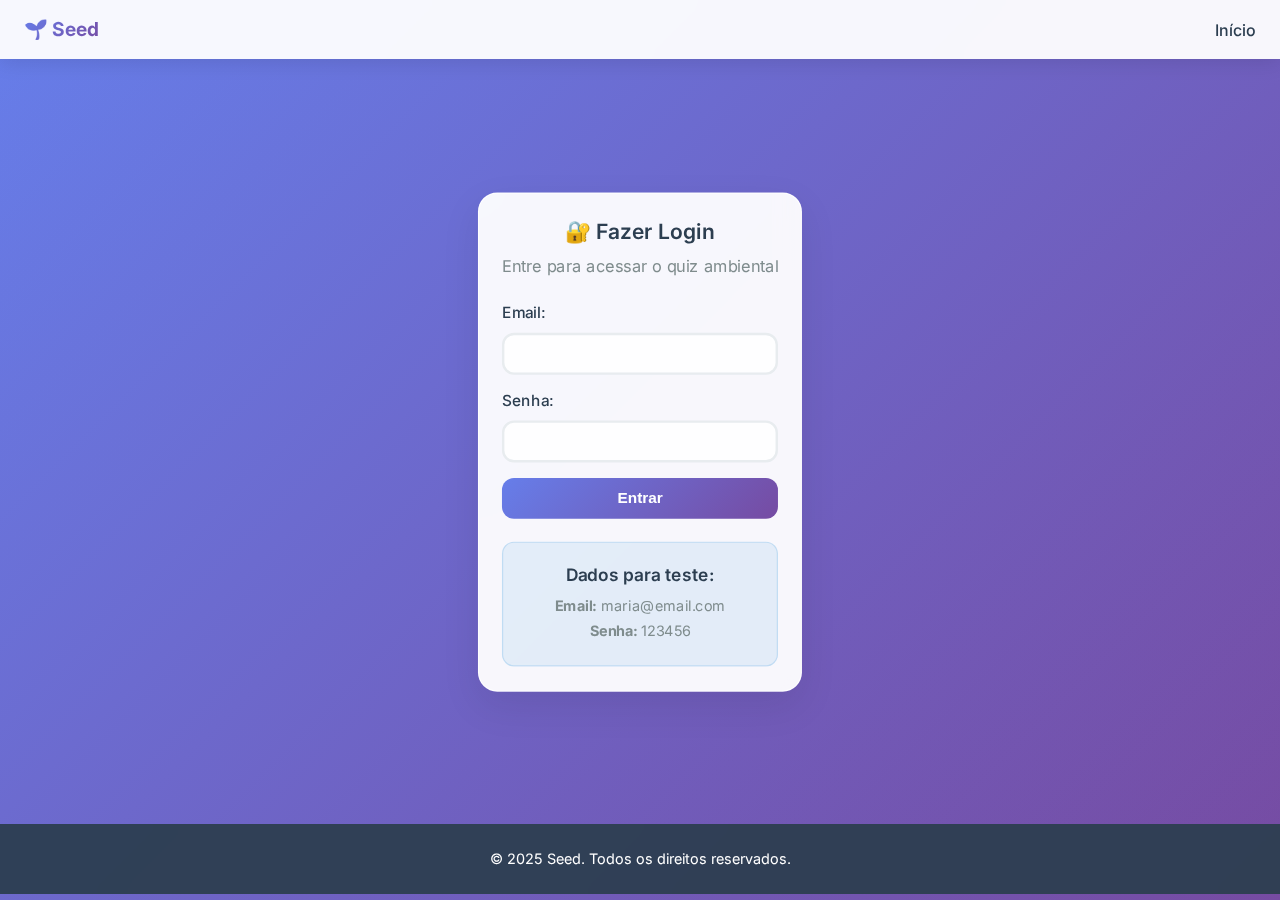
<file: login.html>
<!DOCTYPE html>
<html lang="pt-BR">
  <head>
    <meta charset="UTF-8" />
    <meta name="viewport" content="width=device-width, initial-scale=1.0" />
    <title>Login - Seed</title>
    <link rel="stylesheet" href="css/base.css" />
    <link rel="stylesheet" href="css/login.css" />
    <link
      href="https://fonts.googleapis.com/css2?family=Inter:wght@300;400;500;600;700&display=swap"
      rel="stylesheet"
    />
  </head>
  <body>
    <header class="header">
      <nav class="nav">
        <div class="nav-brand">
          <h1><a href="index.html">🌱 Seed</a></h1>
        </div>
        <div class="nav-links">
          <a href="index.html">Início</a>
        </div>
      </nav>
    </header>

    <main>
      <section class="login-section">
        <div class="container">
          <div class="login-card">
            <div class="login-header">
              <h2>🔐 Fazer Login</h2>
              <p>Entre para acessar o quiz ambiental</p>
            </div>
            <form class="login-form" id="login-form">
              <div class="form-group">
                <label for="email">Email:</label>
                <input type="email" id="email" name="email" required />
              </div>
              <div class="form-group">
                <label for="password">Senha:</label>
                <input type="password" id="password" name="password" required />
              </div>
              <button type="submit" class="login-button">Entrar</button>
              <div id="login-error" class="error-message" style="display: none">
                Email ou senha incorretos!
              </div>
            </form>
            <div class="login-demo">
              <h4>Dados para teste:</h4>
              <p><strong>Email:</strong> maria@email.com</p>
              <p><strong>Senha:</strong> 123456</p>
            </div>
          </div>
        </div>
      </section>
    </main>

    <footer class="footer">
      <div class="container">
        <p>&copy; 2025 Seed. Todos os direitos reservados.</p>
      </div>
    </footer>

    <script src="js/login.js"></script>
  </body>
</html>
</file>
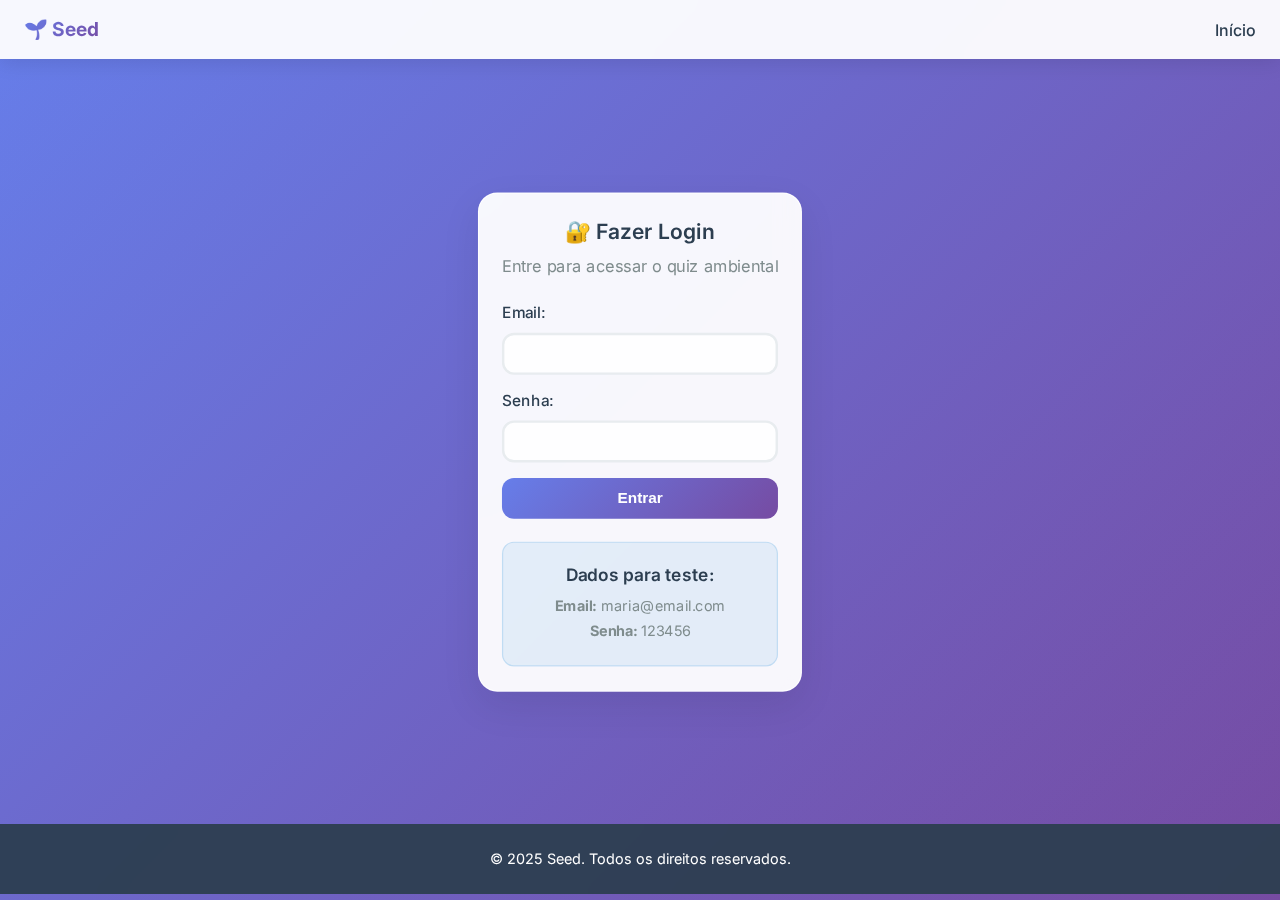
<file: quiz.html>
<!DOCTYPE html>
<html lang="pt-BR">
  <head>
    <meta charset="UTF-8" />
    <meta name="viewport" content="width=device-width, initial-scale=1.0" />
    <title>Quiz - Seed</title>
    <link rel="stylesheet" href="css/base.css" />
    <link rel="stylesheet" href="css/quiz.css" />
    <link
      href="https://fonts.googleapis.com/css2?family=Inter:wght@300;400;500;600;700&display=swap"
      rel="stylesheet"
    />
  </head>
  <body>
    <header class="header">
      <nav class="nav">
        <div class="nav-brand">
          <h1><a href="index.html">🌱 Seed</a></h1>
        </div>
        <div class="nav-links">
          <a href="index.html">Início</a>
        </div>
      </nav>
    </header>

    <main>
      <section class="quiz-section">
        <div class="container">
          <div class="quiz-container">
            <div class="quiz-header">
              <div class="quiz-progress">
                <div class="progress-bar">
                  <div class="progress-fill" id="progress-fill"></div>
                </div>
                <span class="progress-text" id="progress-text"
                  >Pergunta 1 de 5</span
                >
              </div>
            </div>

            <div class="quiz-content" id="quiz-content">
              <!-- Quiz questions will be loaded here -->
            </div>

            <div class="quiz-results" id="quiz-results" style="display: none">
              <div class="results-content">
                <h2>🎉 Quiz Concluído!</h2>
                <div class="score-display">
                  <span class="score-number" id="final-score">0</span>
                  <span class="score-total">de 5</span>
                </div>
                <p id="score-message"></p>
                <div class="results-actions">
                  <button class="retry-button" onclick="restartQuiz()">
                    🔄 Refazer Quiz
                  </button>
                  <a href="index.html" class="home-button"
                    >🏠 Voltar ao Início</a
                  >
                </div>
              </div>
            </div>
          </div>
        </div>
      </section>
    </main>

    <footer class="footer">
      <div class="container">
        <p>&copy; 2025 Seed. Todos os direitos reservados.</p>
      </div>
    </footer>

    <script src="js/quiz.js"></script>
  </body>
</html>
</file>
<file: css/base.css>
* {
  margin: 0;
  padding: 0;
  box-sizing: border-box;
}

body {
  font-family: "Inter", sans-serif;
  line-height: 1.5;
  color: #2c3e50;
  background: linear-gradient(135deg, #667eea 0%, #764ba2 100%);
  min-height: 100vh;
}

.container {
  max-width: 1400px;
  margin: 0 auto;
  padding: 0 24px;
}

.header {
  background: rgba(255, 255, 255, 0.95);
  backdrop-filter: blur(10px);
  color: #2c3e50;
  padding: 0.6rem 0;
  box-shadow: 0 4px 20px rgba(0, 0, 0, 0.1);
  position: sticky;
  top: 0;
  z-index: 100;
}

.nav {
  max-width: 1400px;
  margin: 0 auto;
  padding: 0 24px;
  display: flex;
  justify-content: space-between;
  align-items: center;
  flex-wrap: nowrap;
  min-height: 40px;
}

.nav-brand h1 {
  font-weight: 700;
  font-size: 1rem;
  background: linear-gradient(135deg, #667eea, #764ba2);
  -webkit-background-clip: text;
  -webkit-text-fill-color: transparent;
  background-clip: text;
}

.nav-brand a {
  color: inherit;
  text-decoration: none;
}

.nav-links {
  display: flex;
  gap: 1rem;
  flex-shrink: 0;
  white-space: nowrap;
}

.nav-links a {
  color: #2c3e50;
  text-decoration: none;
  font-weight: 500;
  font-size: 1rem;
  transition: all 0.3s ease;
  position: relative;
}

.nav-links a:hover {
  color: #667eea;
}

.nav-links a::after {
  content: "";
  position: absolute;
  width: 0;
  height: 2px;
  bottom: -4px;
  left: 50%;
  background: linear-gradient(135deg, #667eea, #764ba2);
  transition: all 0.3s ease;
  transform: translateX(-50%);
}

.nav-links a:hover::after {
  width: 100%;
}

.footer {
  background: rgba(44, 62, 80, 0.95);
  backdrop-filter: blur(10px);
  color: white;
  text-align: center;
  padding: 1.5rem 0;
  font-size: 0.9rem;
}

@media (min-width: 1024px) {
  .nav-brand h1 {
    font-size: 1.2rem;
  }

  .nav-links a {
    font-size: 1rem;
  }
}

@media (max-width: 768px) {
  .container {
    padding: 0 16px;
  }

  .nav {
    padding: 0 32px;
    justify-content: space-between;
    align-items: center;
  }

  .nav-brand h1 {
    font-size: 1.2rem;
  }

  .nav-links {
    gap: 1rem;
  }

  .nav-links a {
    font-size: 1rem;
  }
}
</file>
<file: css/login.css>
.login-section {
  padding: 2rem 0;
  background: linear-gradient(
    135deg,
    rgba(102, 126, 234, 0.1),
    rgba(118, 75, 162, 0.1)
  );
  min-height: 85vh;
  display: flex;
  align-items: center;
}

.login-card {
  background: rgba(255, 255, 255, 0.95);
  backdrop-filter: blur(10px);
  border-radius: 16px;
  padding: 1.4rem;
  box-shadow: 0 12px 32px rgba(0, 0, 0, 0.08);
  max-width: 380px;
  margin: 0 auto;
  border: 1px solid rgba(255, 255, 255, 0.8);
  transform: scale(1.2);
}

.login-header {
  text-align: center;
  margin-bottom: 1.2rem;
}

.login-header h2 {
  color: #2c3e50;
  margin-bottom: 0.3rem;
  font-size: 1.2rem;
  font-weight: 600;
}

.login-header p {
  color: #7f8c8d;
  font-size: 0.85rem;
}

.form-group {
  margin-bottom: 1rem;
}

.form-group label {
  display: block;
  margin-bottom: 0.4rem;
  font-weight: 500;
  color: #2c3e50;
  font-size: 0.8rem;
}

.form-group input {
  width: 100%;
  padding: 0.6rem;
  border: 2px solid #e8ecef;
  border-radius: 10px;
  font-size: 0.85rem;
  transition: all 0.3s ease;
  background: rgba(255, 255, 255, 0.8);
}

.form-group input:focus {
  outline: none;
  border-color: #667eea;
  background: white;
  box-shadow: 0 0 0 3px rgba(102, 126, 234, 0.1);
}

.login-button {
  width: 100%;
  background: linear-gradient(135deg, #667eea, #764ba2);
  color: white;
  border: none;
  padding: 0.7rem;
  border-radius: 10px;
  font-weight: 600;
  font-size: 0.85rem;
  cursor: pointer;
  transition: all 0.3s ease;
}

.login-button:hover {
  transform: translateY(-1px);
  box-shadow: 0 8px 25px rgba(102, 126, 234, 0.3);
}

.error-message {
  background: rgba(231, 76, 60, 0.1);
  color: #e74c3c;
  padding: 0.6rem;
  border-radius: 10px;
  margin-top: 0.8rem;
  text-align: center;
  font-size: 0.8rem;
  border: 1px solid rgba(231, 76, 60, 0.2);
}

.login-demo {
  margin-top: 1.2rem;
  padding: 1rem;
  background: rgba(52, 152, 219, 0.1);
  border-radius: 10px;
  text-align: center;
  border: 1px solid rgba(52, 152, 219, 0.2);
}

.login-demo h4 {
  color: #2c3e50;
  margin-bottom: 0.4rem;
  font-size: 0.9rem;
  font-weight: 600;
}

.login-demo p {
  color: #7f8c8d;
  margin: 0.2rem 0;
  font-size: 0.75rem;
}

@media (min-width: 1024px) {
  .login-card {
    padding: 1.2rem;
    max-width: 350px;
  }

  .login-header h2 {
    font-size: 1.1rem;
  }

  .form-group {
    margin-bottom: 0.8rem;
  }

  .form-group input {
    padding: 0.5rem;
    font-size: 0.8rem;
  }

  .login-button {
    padding: 0.6rem;
    font-size: 0.8rem;
  }
}

@media (max-width: 768px) {
  .login-card {
    margin: 0 16px;
    padding: 1.6rem;
  }
}

@media (max-width: 480px) {
  .login-card {
    padding: 1.5rem;
    margin: 0 12px;
  }
}
</file>
<file: css/quiz.css>
.quiz-section {
  padding: 3rem 0;
  min-height: 85vh;
  display: flex;
  align-items: center;
}

.quiz-container {
  max-width: 800px;
  margin: 0 auto;
  background: rgba(255, 255, 255, 0.95);
  backdrop-filter: blur(10px);
  border-radius: 20px;
  box-shadow: 0 16px 40px rgba(0, 0, 0, 0.1);
  overflow: hidden;
  border: 1px solid rgba(255, 255, 255, 0.8);
  transform: scale(1.2);
}

.quiz-header {
  background: linear-gradient(135deg, #667eea, #764ba2);
  padding: 1.5rem;
  color: white;
}

.progress-bar {
  width: 100%;
  height: 6px;
  background: rgba(255, 255, 255, 0.3);
  border-radius: 3px;
  overflow: hidden;
  margin-bottom: 1rem;
}

.progress-fill {
  height: 100%;
  background: white;
  border-radius: 3px;
  transition: width 0.4s ease;
}

.progress-text {
  font-weight: 500;
  font-size: 0.9rem;
}

.quiz-content {
  padding: 1.8rem;
}

.question-card {
  text-align: center;
}

.question-text {
  font-size: 1.1rem;
  font-weight: 600;
  color: #2c3e50;
  margin-bottom: 1.5rem;
  line-height: 1.4;
}

.options-grid {
  display: grid;
  gap: 0.8rem;
  margin-bottom: 1.5rem;
}

.option-button {
  background: rgba(248, 249, 250, 0.8);
  border: 2px solid #e8ecef;
  padding: 0.8rem;
  border-radius: 12px;
  cursor: pointer;
  transition: all 0.3s ease;
  text-align: left;
  font-size: 0.9rem;
  font-weight: 500;
}

.option-button:hover {
  background: rgba(102, 126, 234, 0.1);
  border-color: #667eea;
  transform: translateY(-2px);
}

.option-button.selected {
  background: linear-gradient(135deg, #667eea, #764ba2);
  color: white;
  border-color: #667eea;
}

.option-button.correct {
  background: linear-gradient(135deg, #27ae60, #2ecc71);
  color: white;
  border-color: #27ae60;
}

.option-button.incorrect {
  background: linear-gradient(135deg, #e74c3c, #ec7063);
  color: white;
  border-color: #e74c3c;
}

.option-button:disabled {
  cursor: not-allowed;
}

.quiz-actions {
  text-align: center;
}

.submit-button,
.next-button {
  background: linear-gradient(135deg, #667eea, #764ba2);
  color: white;
  border: none;
  padding: 0.7rem 1.6rem;
  border-radius: 30px;
  font-weight: 600;
  font-size: 0.9rem;
  cursor: pointer;
  transition: all 0.3s ease;
}

.submit-button:hover,
.next-button:hover {
  transform: translateY(-2px);
  box-shadow: 0 8px 25px rgba(102, 126, 234, 0.3);
}

.submit-button:disabled,
.next-button:disabled {
  opacity: 0.6;
  cursor: not-allowed;
  transform: none;
}

.quiz-results {
  text-align: center;
  padding: 2.2rem;
}

.results-content h2 {
  color: #2c3e50;
  margin-bottom: 1.5rem;
  font-size: 1.5rem;
  font-weight: 600;
}

.score-display {
  font-size: 2rem;
  font-weight: 700;
  margin-bottom: 0.8rem;
}

.score-number {
  background: linear-gradient(135deg, #667eea, #764ba2);
  -webkit-background-clip: text;
  -webkit-text-fill-color: transparent;
  background-clip: text;
}

.score-total {
  color: #7f8c8d;
}

.results-actions {
  display: flex;
  gap: 1rem;
  justify-content: center;
  margin-top: 2rem;
}

.retry-button,
.home-button {
  padding: 0.8rem 1.8rem;
  border-radius: 30px;
  text-decoration: none;
  font-weight: 600;
  font-size: 0.9rem;
  transition: all 0.3s ease;
}

.retry-button {
  background: linear-gradient(135deg, #f39c12, #e67e22);
  color: white;
  border: none;
  cursor: pointer;
}

.home-button {
  background: linear-gradient(135deg, #3498db, #2980b9);
  color: white;
}

.retry-button:hover,
.home-button:hover {
  transform: translateY(-2px);
  box-shadow: 0 8px 25px rgba(0, 0, 0, 0.2);
}

@media (min-width: 1024px) {
  .quiz-container {
    max-width: 700px;
  }

  .quiz-header {
    padding: 1.2rem;
  }

  .quiz-content {
    padding: 1.5rem;
  }

  .question-text {
    font-size: 1rem;
    margin-bottom: 1.2rem;
  }

  .options-grid {
    gap: 0.6rem;
    margin-bottom: 1.2rem;
  }

  .option-button {
    padding: 0.6rem;
    font-size: 0.85rem;
  }
}

@media (max-width: 768px) {
  .quiz-section {
    padding: 2rem 0;
  }

  .results-actions {
    flex-direction: column;
    align-items: center;
  }

  .quiz-content {
    padding: 1.5rem;
  }

  .quiz-container {
    margin: 0 16px;
  }
}

@media (max-width: 480px) {
  .quiz-section {
    padding: 1.5rem 0;
  }

  .quiz-header {
    padding: 1.5rem;
  }

  .quiz-content {
    padding: 1.2rem;
  }

  .quiz-container {
    margin: 0 12px;
  }
}
</file>
